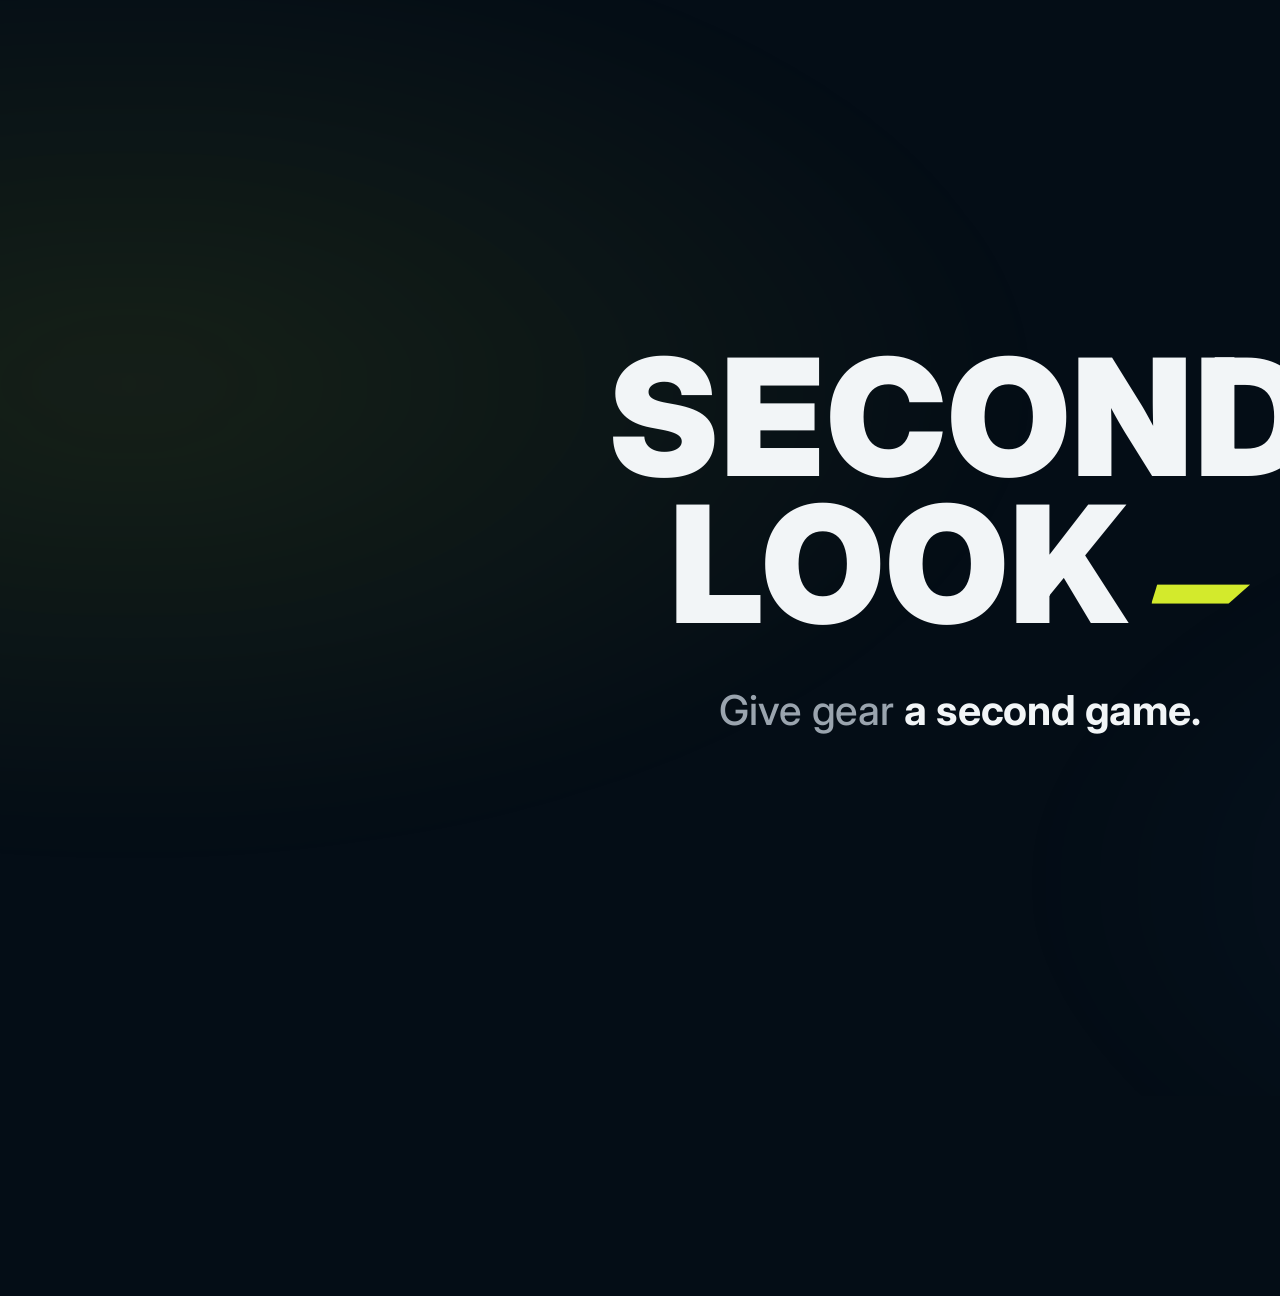
<file: film-cards.html>
<!DOCTYPE html>
<html lang="en">
<head>
<meta charset="UTF-8">
<meta name="robots" content="noindex">
<title>SECOND LOOK — film cards</title>
<link rel="preconnect" href="https://fonts.googleapis.com">
<link rel="preconnect" href="https://fonts.gstatic.com" crossorigin>
<link href="https://fonts.googleapis.com/css2?family=Inter:wght@400;500;600;700;800;900&display=swap" rel="stylesheet">
<style>
  :root { --lime: #D3EA2C; --ink: #040D16; --text: #F2F5F7; --text-2: #9AA4AE; }
  * { margin: 0; padding: 0; box-sizing: border-box; }
  html, body { width: 1920px; height: 1080px; overflow: hidden; }
  body {
    background: var(--ink); color: var(--text);
    font-family: Inter, system-ui, sans-serif;
    display: flex; align-items: center; justify-content: center;
    animation: drift 7s linear both;
  }
  body.clear { background: transparent; animation: none; display: block; }
  @keyframes drift { from { transform: scale(1); } to { transform: scale(1.03); } }
  body:not(.clear)::before {
    content: ''; position: fixed; inset: -20%;
    background: radial-gradient(55% 50% at 20% 40%, rgba(211,234,44,0.09), transparent 60%),
                radial-gradient(48% 44% at 82% 72%, rgba(60,120,180,0.09), transparent 62%);
    filter: blur(34px);
  }

  /* ---------- statement cards ---------- */
  .stmt { padding: 0 170px; width: 100%; }
  .stmt.center { text-align: center; }
  .kicker {
    font-size: 19px; font-weight: 700; letter-spacing: 0.38em; text-transform: uppercase;
    color: var(--lime); margin-bottom: 40px;
    opacity: 0; animation: rise .9s cubic-bezier(.16,1,.3,1) .15s both;
  }
  h1 { font-weight: 900; letter-spacing: -0.04em; line-height: 0.94; }
  h1.big { font-size: 175px; text-transform: uppercase; letter-spacing: -0.045em; }
  h1.mid { font-size: 128px; }
  /* the reveal mask must not shear descenders (j, y, g) — give them room inside it */
  h1 .ln { display: block; overflow: hidden; padding-bottom: .16em; margin-bottom: -.16em; }
  h1 .ln > span { display: block; transform: translateY(112%); animation: lift 1.05s cubic-bezier(.16,1,.3,1) both; }
  h1 .ln:nth-child(1) > span { animation-delay: .26s; }
  h1 .ln:nth-child(2) > span { animation-delay: .38s; }
  h1 .ln:nth-child(3) > span { animation-delay: .50s; }
  h1 em { font-style: normal; color: var(--lime); }
  .rule { height: 4px; width: 240px; background: var(--lime); margin: 46px 0 34px;
    transform: scaleX(0); transform-origin: left; animation: swipe .9s cubic-bezier(.16,1,.3,1) .8s both; }
  .stmt.center .rule { margin-left: auto; margin-right: auto; transform-origin: center; }
  p.sub { font-size: 33px; font-weight: 500; color: var(--text-2); line-height: 1.45; max-width: 1180px;
    opacity: 0; animation: rise 1s cubic-bezier(.16,1,.3,1) 1s both; }
  .stmt.center p.sub { margin: 0 auto; }
  @keyframes lift { to { transform: translateY(0); } }
  @keyframes rise { from { opacity: 0; transform: translateY(26px); } to { opacity: 1; transform: none; } }
  @keyframes swipe { to { transform: scaleX(1); } }

  /* ---------- brand cards ---------- */
  .mark { text-align: center; width: 100%; }
  .wm { font-size: 158px; font-weight: 900; letter-spacing: 0.015em; line-height: 0.9; display: inline-block; }
  .wm span { display: block; overflow: hidden; padding-bottom: .14em; margin-bottom: -.14em; }
  .wm span > i { font-style: normal; display: block; transform: translateY(112%); animation: lift 1.1s cubic-bezier(.16,1,.3,1) both; }
  .wm span:nth-child(1) > i { animation-delay: .2s; }
  .wm span:nth-child(2) > i { animation-delay: .33s; }
  .swoosh { display: inline-block; width: 96px; height: 31px; margin-left: 20px; vertical-align: 13px;
    clip-path: polygon(6% 22%, 100% 22%, 78% 82%, 0% 82%); background: var(--lime);
    transform: scaleX(0); transform-origin: left; animation: swipe .8s cubic-bezier(.16,1,.3,1) .78s both; }
  .mark p { font-size: 40px; font-weight: 500; color: var(--text-2); margin-top: 42px;
    opacity: 0; animation: rise 1s cubic-bezier(.16,1,.3,1) 1s both; }
  .mark p b { color: var(--text); font-weight: 700; }
  .url { display: inline-block; margin-top: 52px; font-size: 30px; font-weight: 700;
    color: var(--ink); background: var(--lime); padding: 21px 46px; border-radius: 999px;
    opacity: 0; animation: rise .9s cubic-bezier(.16,1,.3,1) 1.35s both; }

  /* ---------- stats ---------- */
  .stats { display: flex; gap: 108px; justify-content: center; width: 100%; }
  .stat { text-align: center; opacity: 0; animation: rise .9s cubic-bezier(.16,1,.3,1) both; }
  .stat:nth-child(1) { animation-delay: .25s; } .stat:nth-child(2) { animation-delay: .42s; }
  .stat:nth-child(3) { animation-delay: .59s; } .stat:nth-child(4) { animation-delay: .76s; }
  .stat b { display: block; font-size: 112px; font-weight: 900; letter-spacing: -0.035em; color: var(--lime); line-height: 1.12; }
  .stat span { display: block; margin-top: 14px; font-size: 21px; font-weight: 600; letter-spacing: 0.15em; text-transform: uppercase; color: var(--text-2); }

  /* ---------- lower thirds (transparent, composited over UI footage) ---------- */
  .lower { position: absolute; left: 96px; bottom: 108px; }
  .lower .bar { width: 5px; background: var(--lime); position: absolute; left: -22px; top: 4px; bottom: 4px;
    transform: scaleY(0); transform-origin: top; animation: growY .55s cubic-bezier(.16,1,.3,1) .1s both; }
  @keyframes growY { to { transform: scaleY(1); } }
  .lower .k { font-size: 17px; font-weight: 700; letter-spacing: 0.26em; text-transform: uppercase; color: var(--lime);
    opacity: 0; animation: rise .6s cubic-bezier(.16,1,.3,1) .22s both; }
  .lower .v { font-size: 44px; font-weight: 800; letter-spacing: -0.02em; margin-top: 10px;
    text-shadow: 0 4px 30px rgba(0,0,0,.8); opacity: 0; animation: rise .7s cubic-bezier(.16,1,.3,1) .34s both; }
</style>
</head>
<body>
<div id="root"></div>
<script>
const CARDS = {
  /* cold open */
  hook: `<div class="stmt">
      <p class="kicker">Secondhand sports gear</p>
      <h1 class="big"><span class="ln"><span>You found</span></span><span class="ln"><span>the jacket.</span></span></h1>
      <div class="rule"></div>
      <p class="sub">You still have no idea how it looks on you.</p>
    </div>`,
  open: `<div class="mark">
      <div class="wm"><span><i>SECOND</i></span><span><i>LOOK<em class="swoosh"></em></i></span></div>
      <p>Give gear <b>a second game.</b></p>
    </div>`,
  real: `<div class="stmt">
      <p class="kicker">Every listing is real</p>
      <h1 class="mid"><span class="ln"><span>Not a mockup.</span></span><span class="ln"><span>A <em>real</em> marketplace.</span></span></h1>
      <div class="rule"></div>
      <p class="sub">Live gear from Poshmark, SidelineSwap and GearTrade — real prices, real sellers, real links.</p>
    </div>`,
  tryon: `<div class="stmt">
      <p class="kicker">The part nobody else has</p>
      <h1 class="big"><span class="ln"><span>See it</span></span><span class="ln"><span>on <em>you.</em></span></span></h1>
      <div class="rule"></div>
      <p class="sub">AI puts the exact listing on a real model — free, no uploads, no account.</p>
    </div>`,
  six: `<div class="stmt center">
      <h1 class="mid"><span class="ln"><span>One jacket.</span></span><span class="ln"><span><em>Six</em> athletes.</span></span></h1>
      <div class="rule"></div>
      <p class="sub">Pick the body closest to yours. The fit comes with it.</p>
    </div>`,
  search: `<div class="stmt">
      <p class="kicker">Any item · any athlete</p>
      <h1 class="big"><span class="ln"><span>Search</span></span><span class="ln"><span>anything.</span></span><span class="ln"><span><em>Wear</em> it.</span></span></h1>
    </div>`,
  stats: `<div class="stats">
      <div class="stat"><b data-count="1000" data-suffix="+">0</b><span>Real listings</span></div>
      <div class="stat"><b data-count="3">0</b><span>Live shops</span></div>
      <div class="stat"><b data-count="6">0</b><span>Athletes</span></div>
      <div class="stat"><b>$0</b><span>To try it on</span></div>
    </div>`,
  end: `<div class="mark">
      <div class="wm"><span><i>SECOND</i></span><span><i>LOOK<em class="swoosh"></em></i></span></div>
      <p>Give gear <b>a second game.</b></p>
      <span class="url">2.24.223.99:3488</span>
    </div>`,
};
const LOWERS = {
  live: ['Live right now', '1,000+ real listings · 3 shops'],
  seller: ['Straight from the seller', 'Real price · real photos · real link'],
  ai: ['On-device cutout, then AI', 'The look lands in about 30 seconds'],
  free: ['What it costs', 'Free — no uploads, no account'],
  phone: ['Works on the phone', 'Same gear, same AI'],
};
const q = new URLSearchParams(location.search);
const lower = q.get('lower');
if (lower && LOWERS[lower]) {
  document.body.classList.add('clear');
  const [k, v] = LOWERS[lower];
  document.getElementById('root').innerHTML =
    `<div class="lower"><span class="bar"></span><p class="k">${k}</p><p class="v">${v}</p></div>`;
} else {
  document.getElementById('root').innerHTML = CARDS[q.get('card') || 'open'] || CARDS.open;
}
document.querySelectorAll('[data-count]').forEach((el) => {
  // the live feed re-bakes 4x a day, so the listing count is stated as a floor
  // ("1,000+") rather than a number the film would go stale against. The floor sits
  // well below the live total so a single shop dropping out of a bake can't falsify it.
  const target = Number(el.dataset.count), suffix = el.dataset.suffix || '';
  const t0 = performance.now() + 300, dur = 1500;
  (function tick(now) {
    const t = Math.max(0, Math.min(1, (now - t0) / dur));
    // pin the locale: the grouping separator must match the hardcoded strings above
    el.textContent = Math.round(target * (1 - Math.pow(1 - t, 3))).toLocaleString('en-US') + (t >= 1 ? suffix : '');
    if (t < 1) requestAnimationFrame(tick);
  })(performance.now());
});
</script>
</body>
</html>
</file>
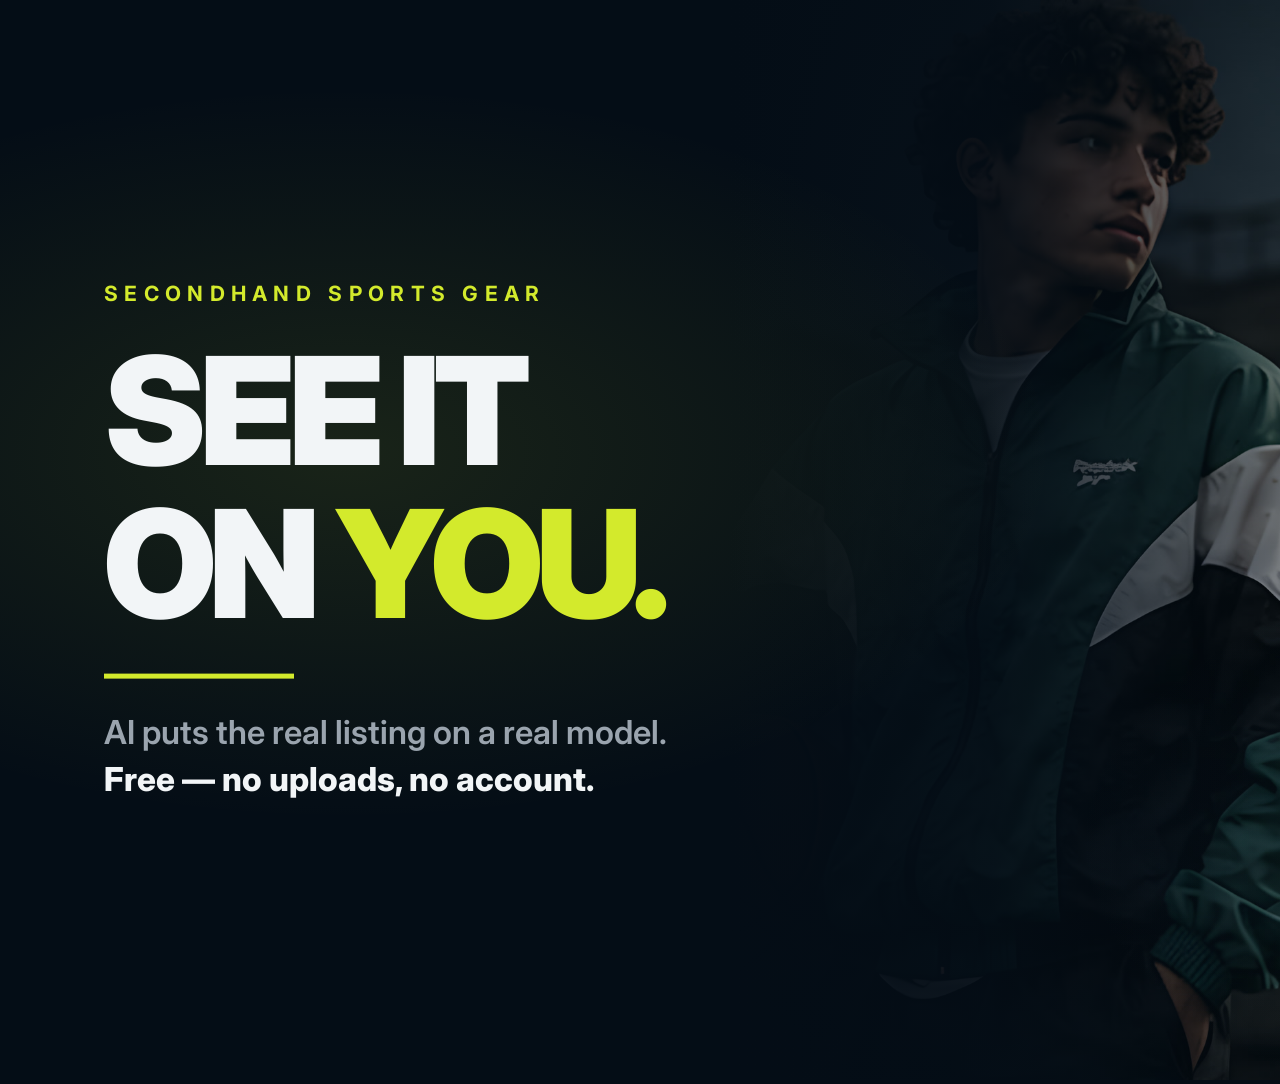
<file: thumb.html>
<!DOCTYPE html>
<html lang="en">
<head>
<meta charset="UTF-8">
<meta name="robots" content="noindex">
<title>SECOND LOOK — video thumbnail</title>
<link rel="preconnect" href="https://fonts.googleapis.com">
<link rel="preconnect" href="https://fonts.gstatic.com" crossorigin>
<link href="https://fonts.googleapis.com/css2?family=Inter:wght@500;600;700;800;900&display=swap" rel="stylesheet">
<style>
  :root { --lime: #D3EA2C; --ink: #040D16; --text: #F2F5F7; --text-2: #9AA4AE; }
  * { margin: 0; padding: 0; box-sizing: border-box; }
  html, body { width: 1920px; height: 1080px; overflow: hidden; }
  body { background: var(--ink); color: var(--text); font-family: Inter, system-ui, sans-serif; position: relative; }

  /* real athlete in real gear, full-bleed right */
  .shot { position: absolute; inset: 0 0 0 38%; }
  .shot img { width: 100%; height: 100%; object-fit: cover; object-position: 42% 28%; }
  /* wash the left edge into the ink so the type has clean ground */
  .shot::after {
    content: ''; position: absolute; inset: 0;
    background: linear-gradient(90deg, var(--ink) 0%, rgba(4,13,22,.92) 22%, rgba(4,13,22,.35) 52%, rgba(4,13,22,.55) 100%);
  }
  .grade { position: absolute; inset: 0; background:
      radial-gradient(60% 55% at 18% 42%, rgba(211,234,44,.10), transparent 62%),
      radial-gradient(50% 45% at 88% 78%, rgba(60,120,180,.12), transparent 64%); }

  /* one flow column — nothing here is absolutely positioned against anything else */
  .copy { position: absolute; left: 104px; top: 50%; transform: translateY(-50%); width: 900px;
    display: flex; flex-direction: column; align-items: flex-start; }
  .kick {
    font-size: 21px; font-weight: 700; letter-spacing: .3em; text-transform: uppercase;
    color: var(--lime); line-height: 1.4; margin-bottom: 26px;
  }
  h1 { font-size: 150px; font-weight: 900; letter-spacing: -.045em; line-height: 1.02; text-transform: uppercase; }
  h1 em { font-style: normal; color: var(--lime); }
  .rule { height: 5px; width: 190px; background: var(--lime); margin: 34px 0 30px; }
  p.sub { font-size: 33px; font-weight: 600; color: var(--text-2); line-height: 1.4; }
  p.sub b { color: var(--text); font-weight: 800; }

  .wm {
    position: absolute; right: 76px; top: 60px; text-align: right;
    font-size: 40px; font-weight: 900; letter-spacing: .02em; line-height: 1.12;
  }
  .wm em { font-style: normal; display: inline-block; width: 46px; height: 15px; margin-left: 12px;
    clip-path: polygon(6% 22%, 100% 22%, 78% 82%, 0% 82%); background: var(--lime); vertical-align: 6px; }
  .wm small { display: block; font-size: 17px; font-weight: 600; letter-spacing: .22em;
    text-transform: uppercase; color: var(--text-2); margin-top: 12px; line-height: 1.4; }

  .free {
    position: absolute; right: 76px; bottom: 92px;
    background: var(--lime); color: var(--ink); border-radius: 999px;
    padding: 18px 38px; font-size: 27px; font-weight: 800; letter-spacing: -.01em; line-height: 1.3;
  }
</style>
</head>
<body>
  <div class="shot"><img src="img/hero-athlete.jpg" alt=""></div>
  <div class="grade"></div>

  <div class="copy">
    <p class="kick">Secondhand sports gear</p>
    <h1>See it<br>on <em>you.</em></h1>
    <div class="rule"></div>
    <p class="sub">AI puts the real listing on a real model.<br><b>Free — no uploads, no account.</b></p>
  </div>

  <div class="wm">SECOND LOOK<em></em><small>Give gear a second game</small></div>
  <div class="free">1,000+ real listings · 3 shops</div>
</body>
</html>
</file>
